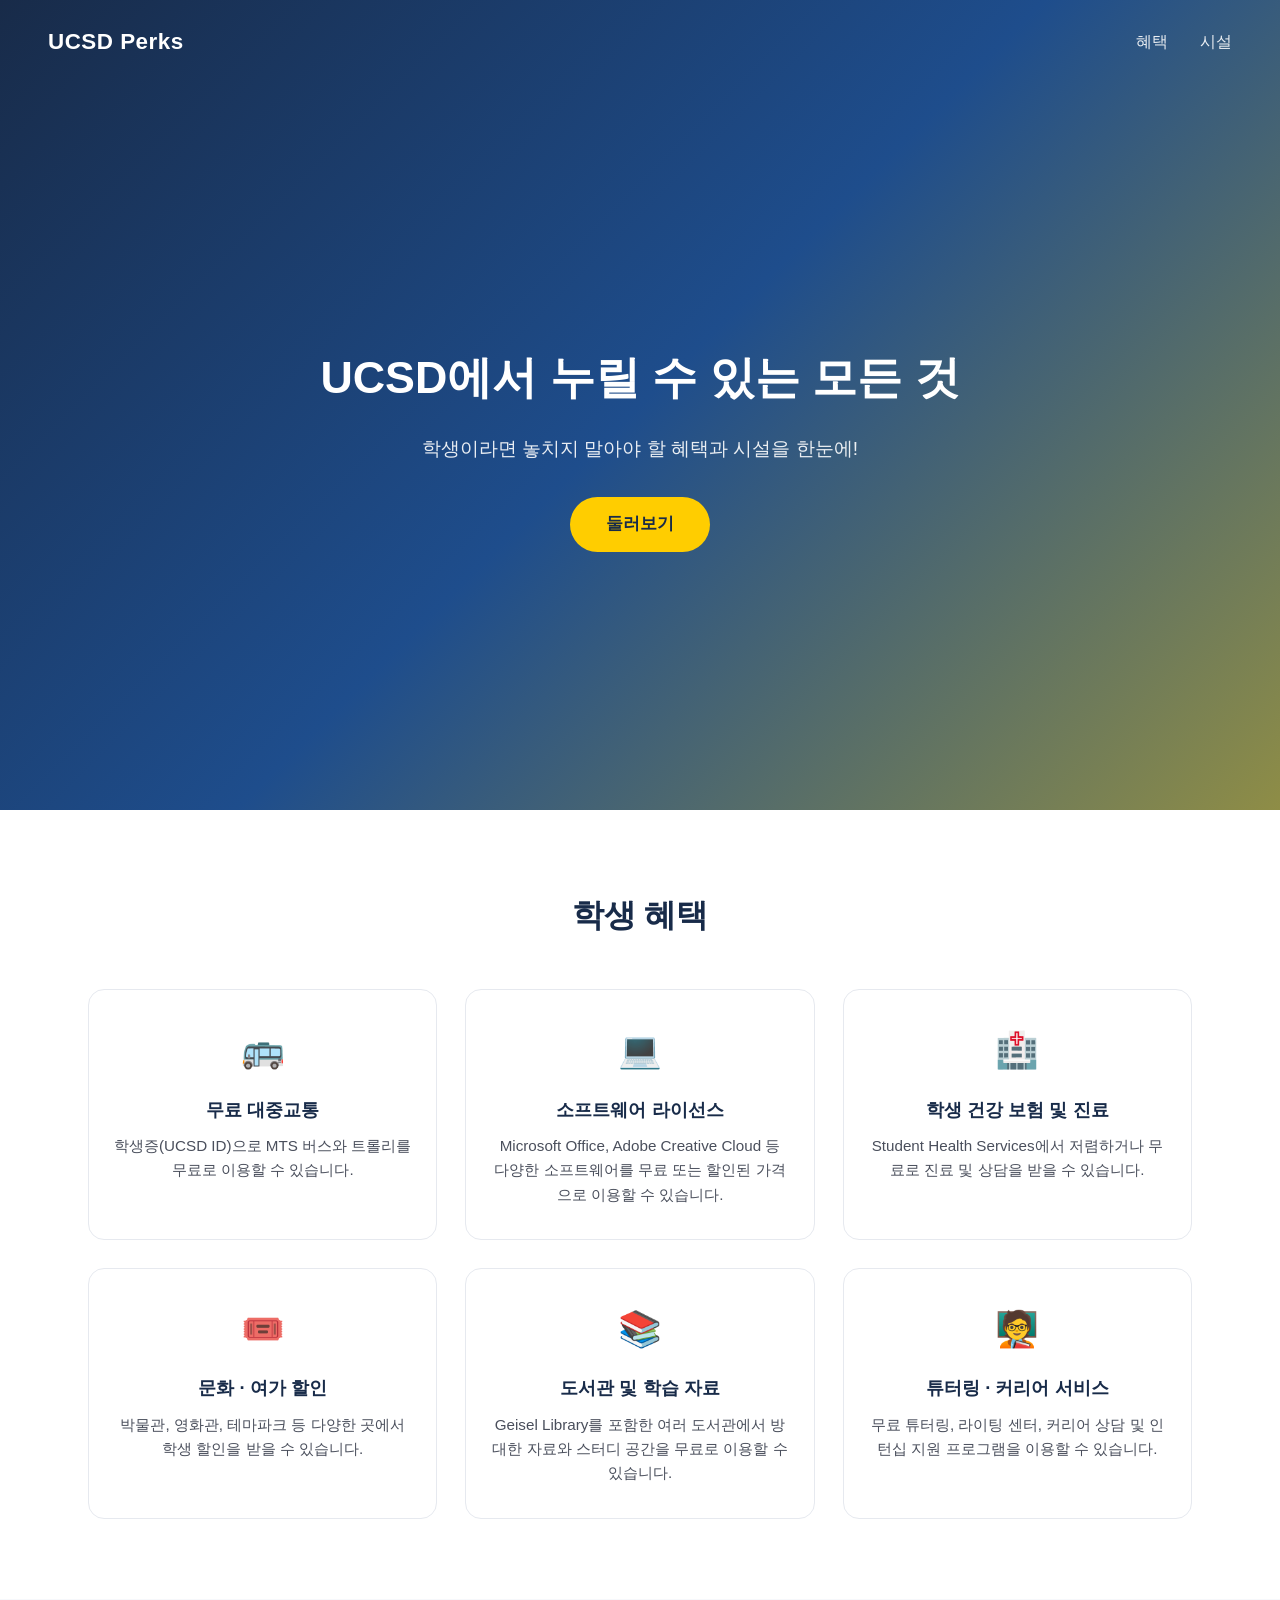
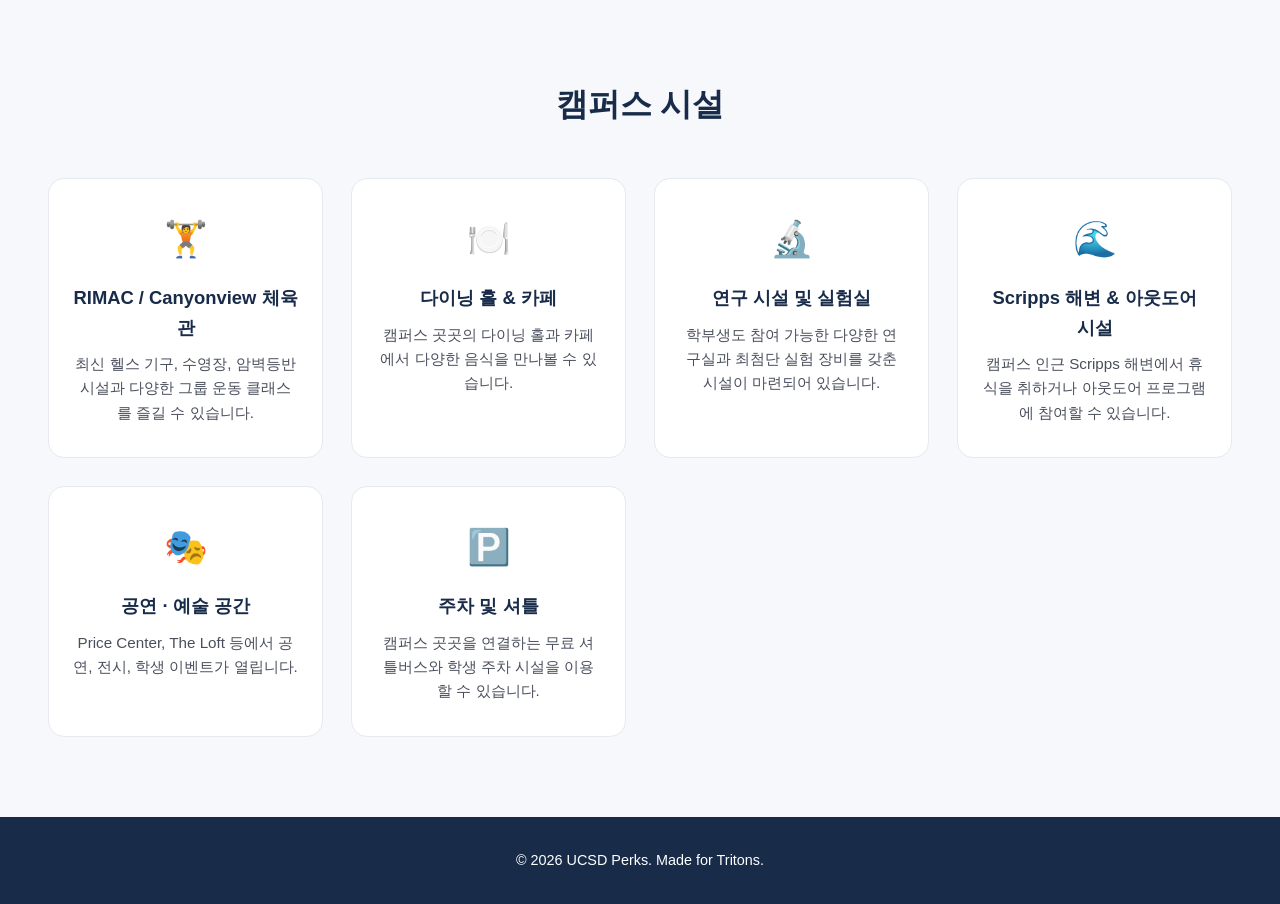
<file: index.html>
<!DOCTYPE html>
<html lang="ko">
<head>
<meta charset="UTF-8">
<meta name="viewport" content="width=device-width, initial-scale=1.0">
<title>UCSD Perks</title>
<link rel="stylesheet" href="style.css">
</head>
<body>

<header class="hero">
  <nav class="navbar">
    <div class="logo">UCSD Perks</div>
    <ul class="nav-links">
      <li><a href="#benefits">혜택</a></li>
      <li><a href="#facilities">시설</a></li>
    </ul>
  </nav>
  <div class="hero-content">
    <h1>UCSD에서 누릴 수 있는 모든 것</h1>
    <p>학생이라면 놓치지 말아야 할 혜택과 시설을 한눈에! </p>
    <a href="#benefits" class="cta-button">둘러보기</a>
  </div>
</header>

<main>
  <section id="benefits" class="section">
    <h2>학생 혜택</h2>
    <div class="card-grid">
      <div class="card" data-id="transit" tabindex="0" role="button" aria-haspopup="dialog">
        <div class="card-icon">🚌</div>
        <h3>무료 대중교통</h3>
        <p>학생증(UCSD ID)으로 MTS 버스와 트롤리를 무료로 이용할 수 있습니다.</p>
      </div>
      <div class="card" data-id="software" tabindex="0" role="button" aria-haspopup="dialog">
        <div class="card-icon">💻</div>
        <h3>소프트웨어 라이선스</h3>
        <p>Microsoft Office, Adobe Creative Cloud 등 다양한 소프트웨어를 무료 또는 할인된 가격으로 이용할 수 있습니다.</p>
      </div>
      <div class="card" data-id="health" tabindex="0" role="button" aria-haspopup="dialog">
        <div class="card-icon">🏥</div>
        <h3>학생 건강 보험 및 진료</h3>
        <p>Student Health Services에서 저렴하거나 무료로 진료 및 상담을 받을 수 있습니다.</p>
      </div>
      <div class="card" data-id="discounts" tabindex="0" role="button" aria-haspopup="dialog">
        <div class="card-icon">🎟️</div>
        <h3>문화 · 여가 할인</h3>
        <p>박물관, 영화관, 테마파크 등 다양한 곳에서 학생 할인을 받을 수 있습니다.</p>
      </div>
      <div class="card" data-id="library" tabindex="0" role="button" aria-haspopup="dialog">
        <div class="card-icon">📚</div>
        <h3>도서관 및 학습 자료</h3>
        <p>Geisel Library를 포함한 여러 도서관에서 방대한 자료와 스터디 공간을 무료로 이용할 수 있습니다.</p>
      </div>
      <div class="card" data-id="tutoring" tabindex="0" role="button" aria-haspopup="dialog">
        <div class="card-icon">🧑‍🏫</div>
        <h3>튜터링 · 커리어 서비스</h3>
        <p>무료 튜터링, 라이팅 센터, 커리어 상담 및 인턴십 지원 프로그램을 이용할 수 있습니다.</p>
      </div>
    </div>
  </section>

  <section id="facilities" class="section alt">
    <h2>캠퍼스 시설</h2>
    <div class="card-grid">
      <div class="card" data-id="gym" tabindex="0" role="button" aria-haspopup="dialog">
        <div class="card-icon">🏋️</div>
        <h3>RIMAC / Canyonview 체육관</h3>
        <p>최신 헬스 기구, 수영장, 암벽등반 시설과 다양한 그룹 운동 클래스를 즐길 수 있습니다.</p>
      </div>
      <div class="card" data-id="dining" tabindex="0" role="button" aria-haspopup="dialog">
        <div class="card-icon">🍽️</div>
        <h3>다이닝 홀 & 카페</h3>
        <p>캠퍼스 곳곳의 다이닝 홀과 카페에서 다양한 음식을 만나볼 수 있습니다.</p>
      </div>
      <div class="card" data-id="research" tabindex="0" role="button" aria-haspopup="dialog">
        <div class="card-icon">🔬</div>
        <h3>연구 시설 및 실험실</h3>
        <p>학부생도 참여 가능한 다양한 연구실과 최첨단 실험 장비를 갖춘 시설이 마련되어 있습니다.</p>
      </div>
      <div class="card" data-id="beach" tabindex="0" role="button" aria-haspopup="dialog">
        <div class="card-icon">🌊</div>
        <h3>Scripps 해변 & 아웃도어 시설</h3>
        <p>캠퍼스 인근 Scripps 해변에서 휴식을 취하거나 아웃도어 프로그램에 참여할 수 있습니다.</p>
      </div>
      <div class="card" data-id="arts" tabindex="0" role="button" aria-haspopup="dialog">
        <div class="card-icon">🎭</div>
        <h3>공연 · 예술 공간</h3>
        <p>Price Center, The Loft 등에서 공연, 전시, 학생 이벤트가 열립니다.</p>
      </div>
      <div class="card" data-id="parking" tabindex="0" role="button" aria-haspopup="dialog">
        <div class="card-icon">🅿️</div>
        <h3>주차 및 셔틀</h3>
        <p>캠퍼스 곳곳을 연결하는 무료 셔틀버스와 학생 주차 시설을 이용할 수 있습니다.</p>
      </div>
    </div>
  </section>
</main>

<footer class="footer">
  <p>&copy; 2026 UCSD Perks. Made for Tritons.</p>
</footer>

<div id="detail-modal" class="modal-overlay" hidden>
  <div class="modal-box" role="dialog" aria-modal="true" aria-labelledby="modal-title">
    <button class="modal-close" aria-label="닫기">&times;</button>
    <div class="modal-icon"></div>
    <h3 class="modal-title" id="modal-title"></h3>
    <p class="modal-detail"></p>
  </div>
</div>

<script src="script.js"></script>
</body>
</html>
</file>
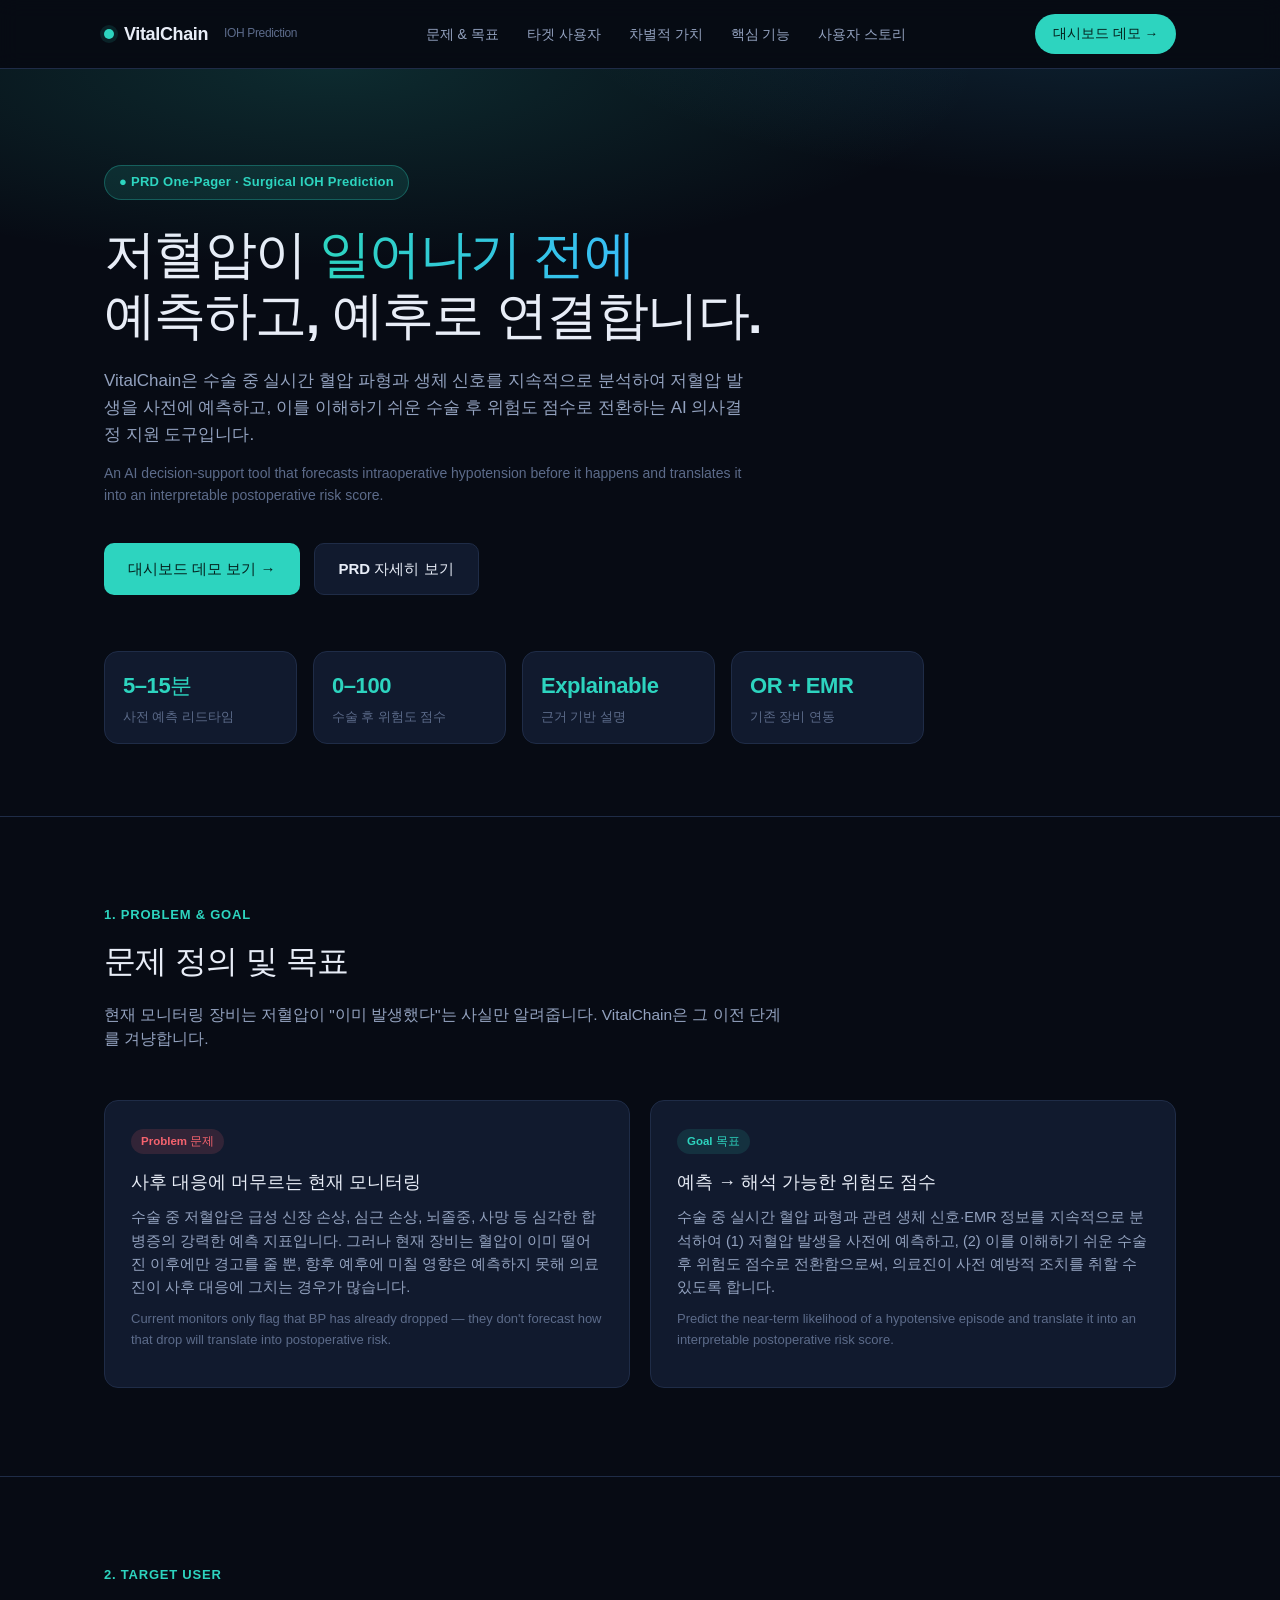
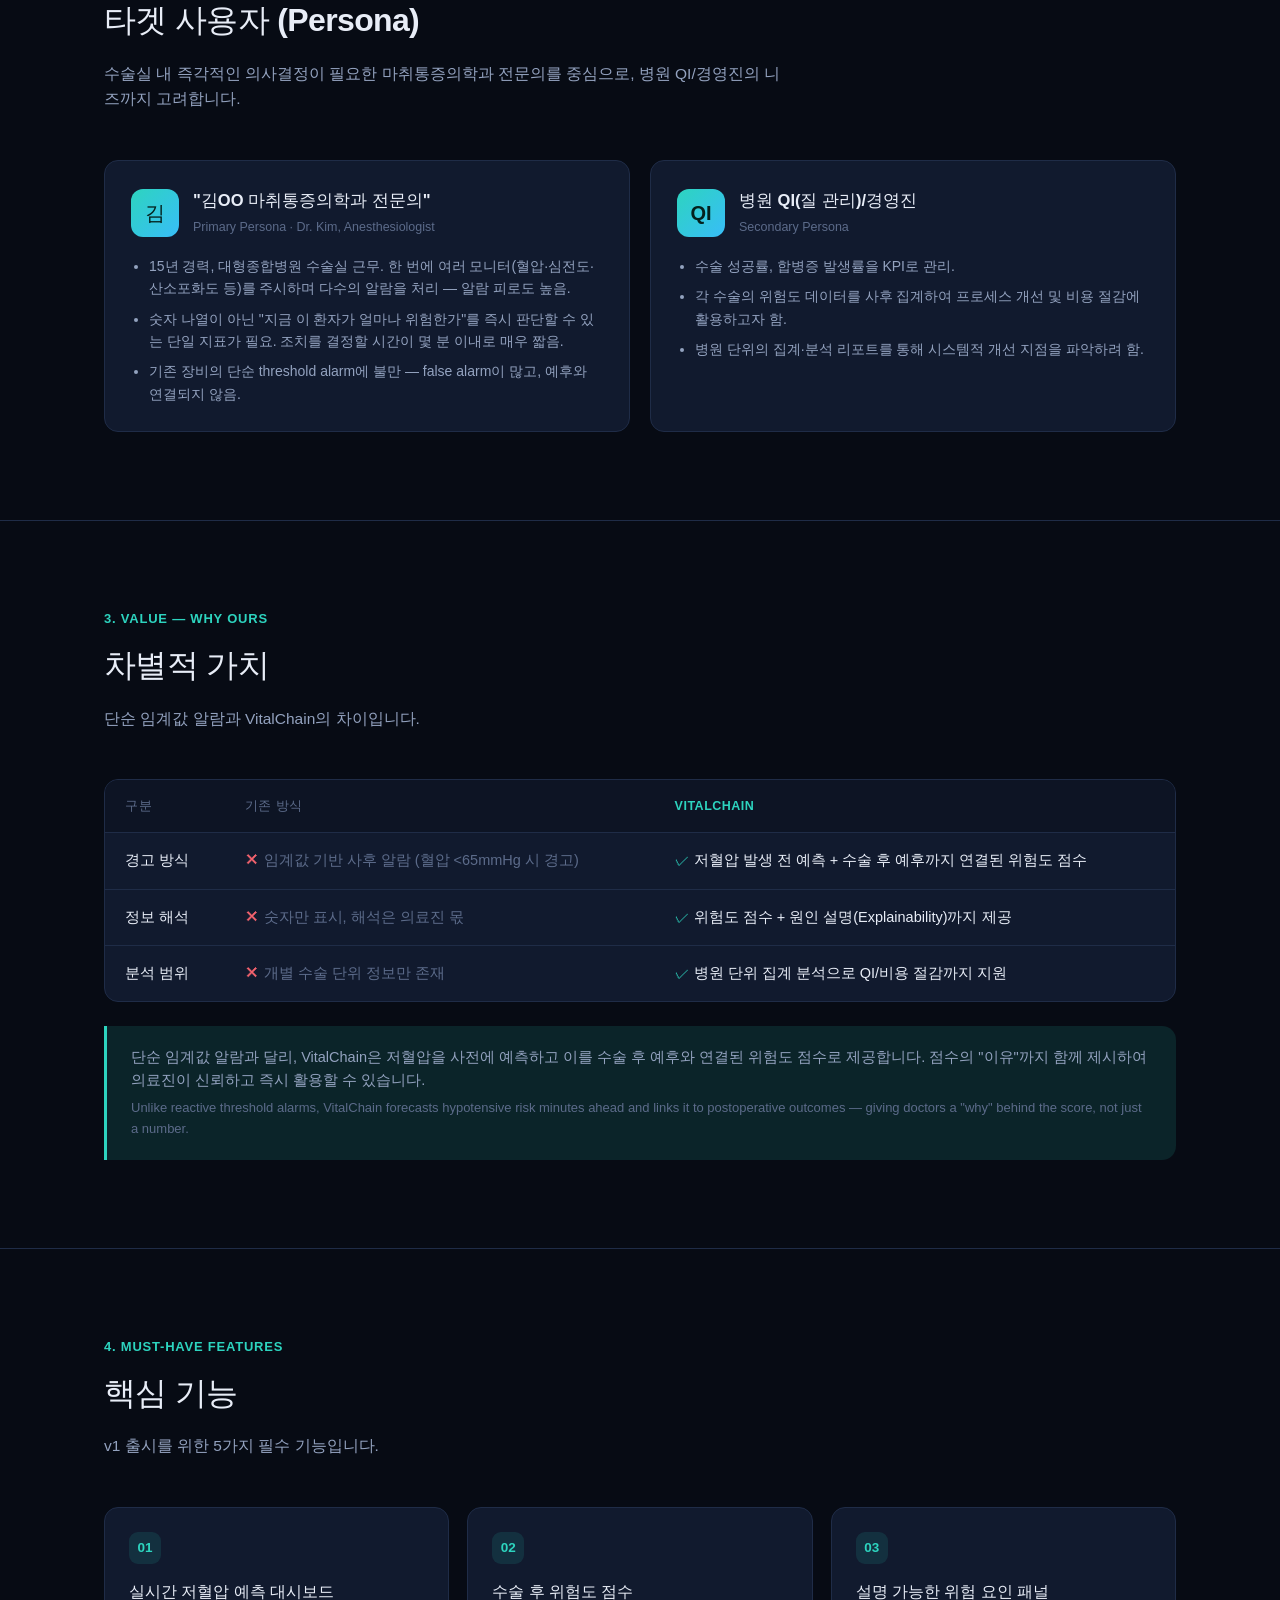
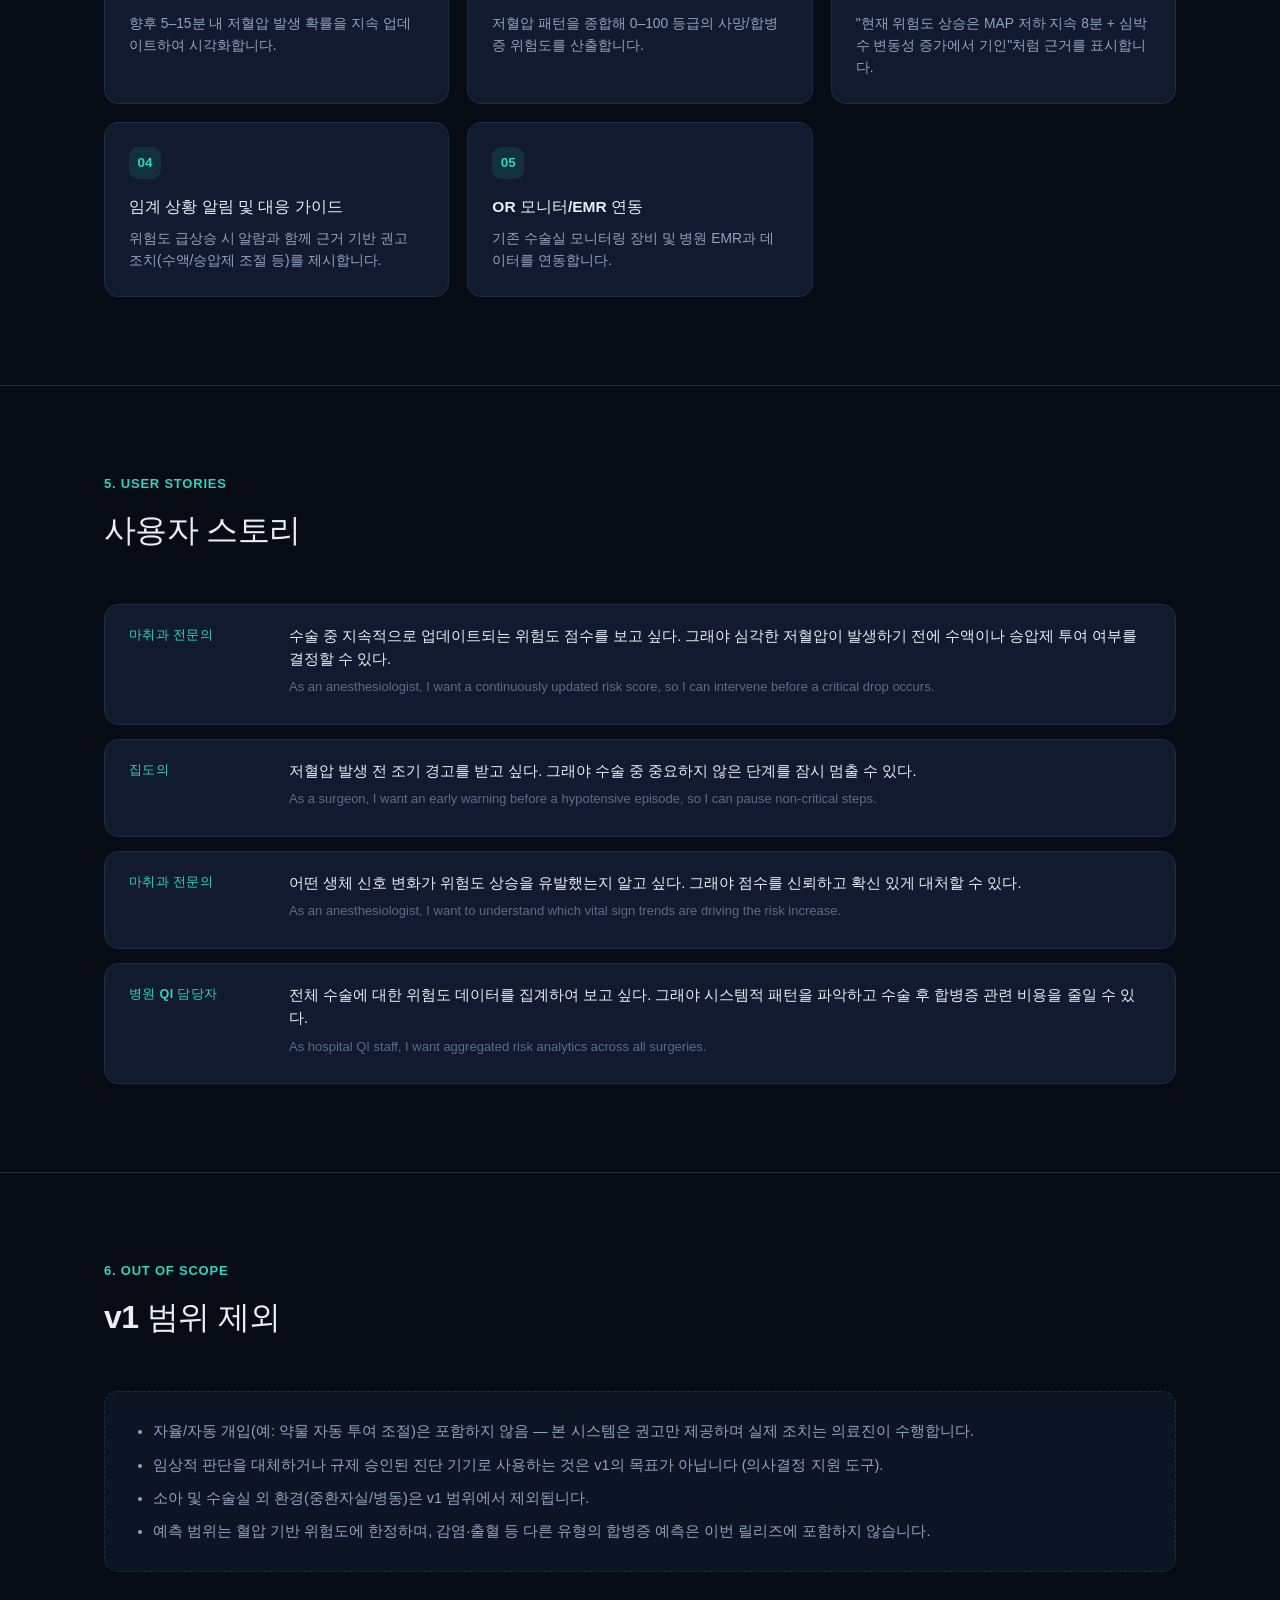
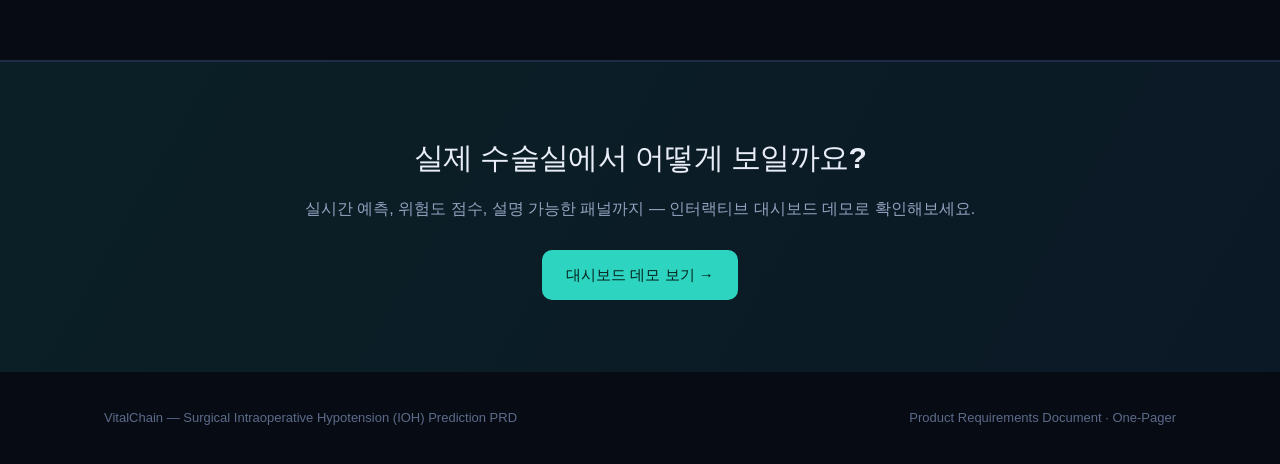
<file: vitalchain-web/index.html>
<!doctype html>
<html lang="ko">
<head>
<meta charset="UTF-8" />
<meta name="viewport" content="width=device-width, initial-scale=1.0" />
<title>VitalChain — 수술 중 저혈압 예측 AI</title>
<link rel="stylesheet" href="styles.css" />
</head>
<body>

<nav class="nav">
  <div class="wrap">
    <div class="brand"><span class="dot"></span>VitalChain<small>IOH Prediction</small></div>
    <div class="nav-links">
      <a href="#problem">문제 &amp; 목표</a>
      <a href="#persona">타겟 사용자</a>
      <a href="#value">차별적 가치</a>
      <a href="#features">핵심 기능</a>
      <a href="#stories">사용자 스토리</a>
    </div>
    <a class="nav-cta" href="dashboard.html">대시보드 데모 →</a>
  </div>
</nav>

<header class="hero">
  <div class="wrap">
    <span class="eyebrow">● PRD One-Pager · Surgical IOH Prediction</span>
    <h1 class="hero-title">저혈압이 <span class="grad">일어나기 전에</span><br />예측하고, 예후로 연결합니다.</h1>
    <p class="hero-sub">
      VitalChain은 수술 중 실시간 혈압 파형과 생체 신호를 지속적으로 분석하여 저혈압 발생을 사전에 예측하고,
      이를 이해하기 쉬운 수술 후 위험도 점수로 전환하는 AI 의사결정 지원 도구입니다.
    </p>
    <p class="hero-sub-en">
      An AI decision-support tool that forecasts intraoperative hypotension before it happens and translates it into an interpretable postoperative risk score.
    </p>
    <div class="hero-actions">
      <a class="btn-primary" href="dashboard.html">대시보드 데모 보기 →</a>
      <a class="btn-secondary" href="#problem">PRD 자세히 보기</a>
    </div>

    <div class="hero-stats">
      <div class="hero-stat"><div class="num">5–15분</div><div class="label">사전 예측 리드타임</div></div>
      <div class="hero-stat"><div class="num">0–100</div><div class="label">수술 후 위험도 점수</div></div>
      <div class="hero-stat"><div class="num">Explainable</div><div class="label">근거 기반 설명</div></div>
      <div class="hero-stat"><div class="num">OR + EMR</div><div class="label">기존 장비 연동</div></div>
    </div>
  </div>
</header>

<section id="problem">
  <div class="wrap">
    <div class="section-head">
      <div class="kicker">1. Problem &amp; Goal</div>
      <h2 class="section-title">문제 정의 및 목표</h2>
      <p class="section-desc">현재 모니터링 장비는 저혈압이 "이미 발생했다"는 사실만 알려줍니다. VitalChain은 그 이전 단계를 겨냥합니다.</p>
    </div>
    <div class="pg-grid">
      <div class="pg-card problem">
        <span class="tag">Problem 문제</span>
        <h3>사후 대응에 머무르는 현재 모니터링</h3>
        <p>수술 중 저혈압은 급성 신장 손상, 심근 손상, 뇌졸중, 사망 등 심각한 합병증의 강력한 예측 지표입니다. 그러나 현재 장비는 혈압이 이미 떨어진 이후에만 경고를 줄 뿐, 향후 예후에 미칠 영향은 예측하지 못해 의료진이 사후 대응에 그치는 경우가 많습니다.</p>
        <p class="en">Current monitors only flag that BP has already dropped — they don't forecast how that drop will translate into postoperative risk.</p>
      </div>
      <div class="pg-card goal">
        <span class="tag">Goal 목표</span>
        <h3>예측 → 해석 가능한 위험도 점수</h3>
        <p>수술 중 실시간 혈압 파형과 관련 생체 신호·EMR 정보를 지속적으로 분석하여 (1) 저혈압 발생을 사전에 예측하고, (2) 이를 이해하기 쉬운 수술 후 위험도 점수로 전환함으로써, 의료진이 사전 예방적 조치를 취할 수 있도록 합니다.</p>
        <p class="en">Predict the near-term likelihood of a hypotensive episode and translate it into an interpretable postoperative risk score.</p>
      </div>
    </div>
  </div>
</section>

<section id="persona">
  <div class="wrap">
    <div class="section-head">
      <div class="kicker">2. Target User</div>
      <h2 class="section-title">타겟 사용자 (Persona)</h2>
      <p class="section-desc">수술실 내 즉각적인 의사결정이 필요한 마취통증의학과 전문의를 중심으로, 병원 QI/경영진의 니즈까지 고려합니다.</p>
    </div>
    <div class="persona-grid">
      <div class="persona-card">
        <div class="persona-head">
          <div class="persona-avatar">김</div>
          <div><h3>"김OO 마취통증의학과 전문의"</h3><span>Primary Persona · Dr. Kim, Anesthesiologist</span></div>
        </div>
        <ul>
          <li>15년 경력, 대형종합병원 수술실 근무. 한 번에 여러 모니터(혈압·심전도·산소포화도 등)를 주시하며 다수의 알람을 처리 — 알람 피로도 높음.</li>
          <li>숫자 나열이 아닌 "지금 이 환자가 얼마나 위험한가"를 즉시 판단할 수 있는 단일 지표가 필요. 조치를 결정할 시간이 몇 분 이내로 매우 짧음.</li>
          <li>기존 장비의 단순 threshold alarm에 불만 — false alarm이 많고, 예후와 연결되지 않음.</li>
        </ul>
      </div>
      <div class="persona-card">
        <div class="persona-head">
          <div class="persona-avatar">QI</div>
          <div><h3>병원 QI(질 관리)/경영진</h3><span>Secondary Persona</span></div>
        </div>
        <ul>
          <li>수술 성공률, 합병증 발생률을 KPI로 관리.</li>
          <li>각 수술의 위험도 데이터를 사후 집계하여 프로세스 개선 및 비용 절감에 활용하고자 함.</li>
          <li>병원 단위의 집계·분석 리포트를 통해 시스템적 개선 지점을 파악하려 함.</li>
        </ul>
      </div>
    </div>
  </div>
</section>

<section id="value">
  <div class="wrap">
    <div class="section-head">
      <div class="kicker">3. Value — Why Ours</div>
      <h2 class="section-title">차별적 가치</h2>
      <p class="section-desc">단순 임계값 알람과 VitalChain의 차이입니다.</p>
    </div>
    <table class="compare-table">
      <thead>
        <tr><th>구분</th><th>기존 방식</th><th class="vc-col">VitalChain</th></tr>
      </thead>
      <tbody>
        <tr>
          <td>경고 방식</td>
          <td class="old">임계값 기반 사후 알람 (혈압 &lt;65mmHg 시 경고)</td>
          <td class="new">저혈압 발생 전 예측 + 수술 후 예후까지 연결된 위험도 점수</td>
        </tr>
        <tr>
          <td>정보 해석</td>
          <td class="old">숫자만 표시, 해석은 의료진 몫</td>
          <td class="new">위험도 점수 + 원인 설명(Explainability)까지 제공</td>
        </tr>
        <tr>
          <td>분석 범위</td>
          <td class="old">개별 수술 단위 정보만 존재</td>
          <td class="new">병원 단위 집계 분석으로 QI/비용 절감까지 지원</td>
        </tr>
      </tbody>
    </table>
    <div class="value-quote">
      <p>단순 임계값 알람과 달리, VitalChain은 저혈압을 사전에 예측하고 이를 수술 후 예후와 연결된 위험도 점수로 제공합니다. 점수의 "이유"까지 함께 제시하여 의료진이 신뢰하고 즉시 활용할 수 있습니다.</p>
      <p>Unlike reactive threshold alarms, VitalChain forecasts hypotensive risk minutes ahead and links it to postoperative outcomes — giving doctors a "why" behind the score, not just a number.</p>
    </div>
  </div>
</section>

<section id="features">
  <div class="wrap">
    <div class="section-head">
      <div class="kicker">4. Must-Have Features</div>
      <h2 class="section-title">핵심 기능</h2>
      <p class="section-desc">v1 출시를 위한 5가지 필수 기능입니다.</p>
    </div>
    <div class="feature-grid">
      <div class="feature-card">
        <div class="feature-num">01</div>
        <h3>실시간 저혈압 예측 대시보드</h3>
        <p>향후 5–15분 내 저혈압 발생 확률을 지속 업데이트하여 시각화합니다.</p>
      </div>
      <div class="feature-card">
        <div class="feature-num">02</div>
        <h3>수술 후 위험도 점수</h3>
        <p>저혈압 패턴을 종합해 0–100 등급의 사망/합병증 위험도를 산출합니다.</p>
      </div>
      <div class="feature-card">
        <div class="feature-num">03</div>
        <h3>설명 가능한 위험 요인 패널</h3>
        <p>"현재 위험도 상승은 MAP 저하 지속 8분 + 심박수 변동성 증가에서 기인"처럼 근거를 표시합니다.</p>
      </div>
      <div class="feature-card">
        <div class="feature-num">04</div>
        <h3>임계 상황 알림 및 대응 가이드</h3>
        <p>위험도 급상승 시 알람과 함께 근거 기반 권고 조치(수액/승압제 조절 등)를 제시합니다.</p>
      </div>
      <div class="feature-card">
        <div class="feature-num">05</div>
        <h3>OR 모니터/EMR 연동</h3>
        <p>기존 수술실 모니터링 장비 및 병원 EMR과 데이터를 연동합니다.</p>
      </div>
    </div>
  </div>
</section>

<section id="stories">
  <div class="wrap">
    <div class="section-head">
      <div class="kicker">5. User Stories</div>
      <h2 class="section-title">사용자 스토리</h2>
    </div>
    <div class="story-list">
      <div class="story-item">
        <div class="story-role">마취과 전문의</div>
        <div>
          <p>수술 중 지속적으로 업데이트되는 위험도 점수를 보고 싶다. 그래야 심각한 저혈압이 발생하기 전에 수액이나 승압제 투여 여부를 결정할 수 있다.</p>
          <p class="en">As an anesthesiologist, I want a continuously updated risk score, so I can intervene before a critical drop occurs.</p>
        </div>
      </div>
      <div class="story-item">
        <div class="story-role">집도의</div>
        <div>
          <p>저혈압 발생 전 조기 경고를 받고 싶다. 그래야 수술 중 중요하지 않은 단계를 잠시 멈출 수 있다.</p>
          <p class="en">As a surgeon, I want an early warning before a hypotensive episode, so I can pause non-critical steps.</p>
        </div>
      </div>
      <div class="story-item">
        <div class="story-role">마취과 전문의</div>
        <div>
          <p>어떤 생체 신호 변화가 위험도 상승을 유발했는지 알고 싶다. 그래야 점수를 신뢰하고 확신 있게 대처할 수 있다.</p>
          <p class="en">As an anesthesiologist, I want to understand which vital sign trends are driving the risk increase.</p>
        </div>
      </div>
      <div class="story-item">
        <div class="story-role">병원 QI 담당자</div>
        <div>
          <p>전체 수술에 대한 위험도 데이터를 집계하여 보고 싶다. 그래야 시스템적 패턴을 파악하고 수술 후 합병증 관련 비용을 줄일 수 있다.</p>
          <p class="en">As hospital QI staff, I want aggregated risk analytics across all surgeries.</p>
        </div>
      </div>
    </div>
  </div>
</section>

<section id="scope">
  <div class="wrap">
    <div class="section-head">
      <div class="kicker">6. Out of Scope</div>
      <h2 class="section-title">v1 범위 제외</h2>
    </div>
    <div class="scope-box">
      <ul>
        <li>자율/자동 개입(예: 약물 자동 투여 조절)은 포함하지 않음 — 본 시스템은 권고만 제공하며 실제 조치는 의료진이 수행합니다.</li>
        <li>임상적 판단을 대체하거나 규제 승인된 진단 기기로 사용하는 것은 v1의 목표가 아닙니다 (의사결정 지원 도구).</li>
        <li>소아 및 수술실 외 환경(중환자실/병동)은 v1 범위에서 제외됩니다.</li>
        <li>예측 범위는 혈압 기반 위험도에 한정하며, 감염·출혈 등 다른 유형의 합병증 예측은 이번 릴리즈에 포함하지 않습니다.</li>
      </ul>
    </div>
  </div>
</section>

<div class="cta-band">
  <div class="wrap">
    <h2>실제 수술실에서 어떻게 보일까요?</h2>
    <p>실시간 예측, 위험도 점수, 설명 가능한 패널까지 — 인터랙티브 대시보드 데모로 확인해보세요.</p>
    <a class="btn-primary" href="dashboard.html">대시보드 데모 보기 →</a>
  </div>
</div>

<footer>
  <div class="wrap">
    <div>VitalChain — Surgical Intraoperative Hypotension (IOH) Prediction PRD</div>
    <div>Product Requirements Document · One-Pager</div>
  </div>
</footer>

</body>
</html>
</file>
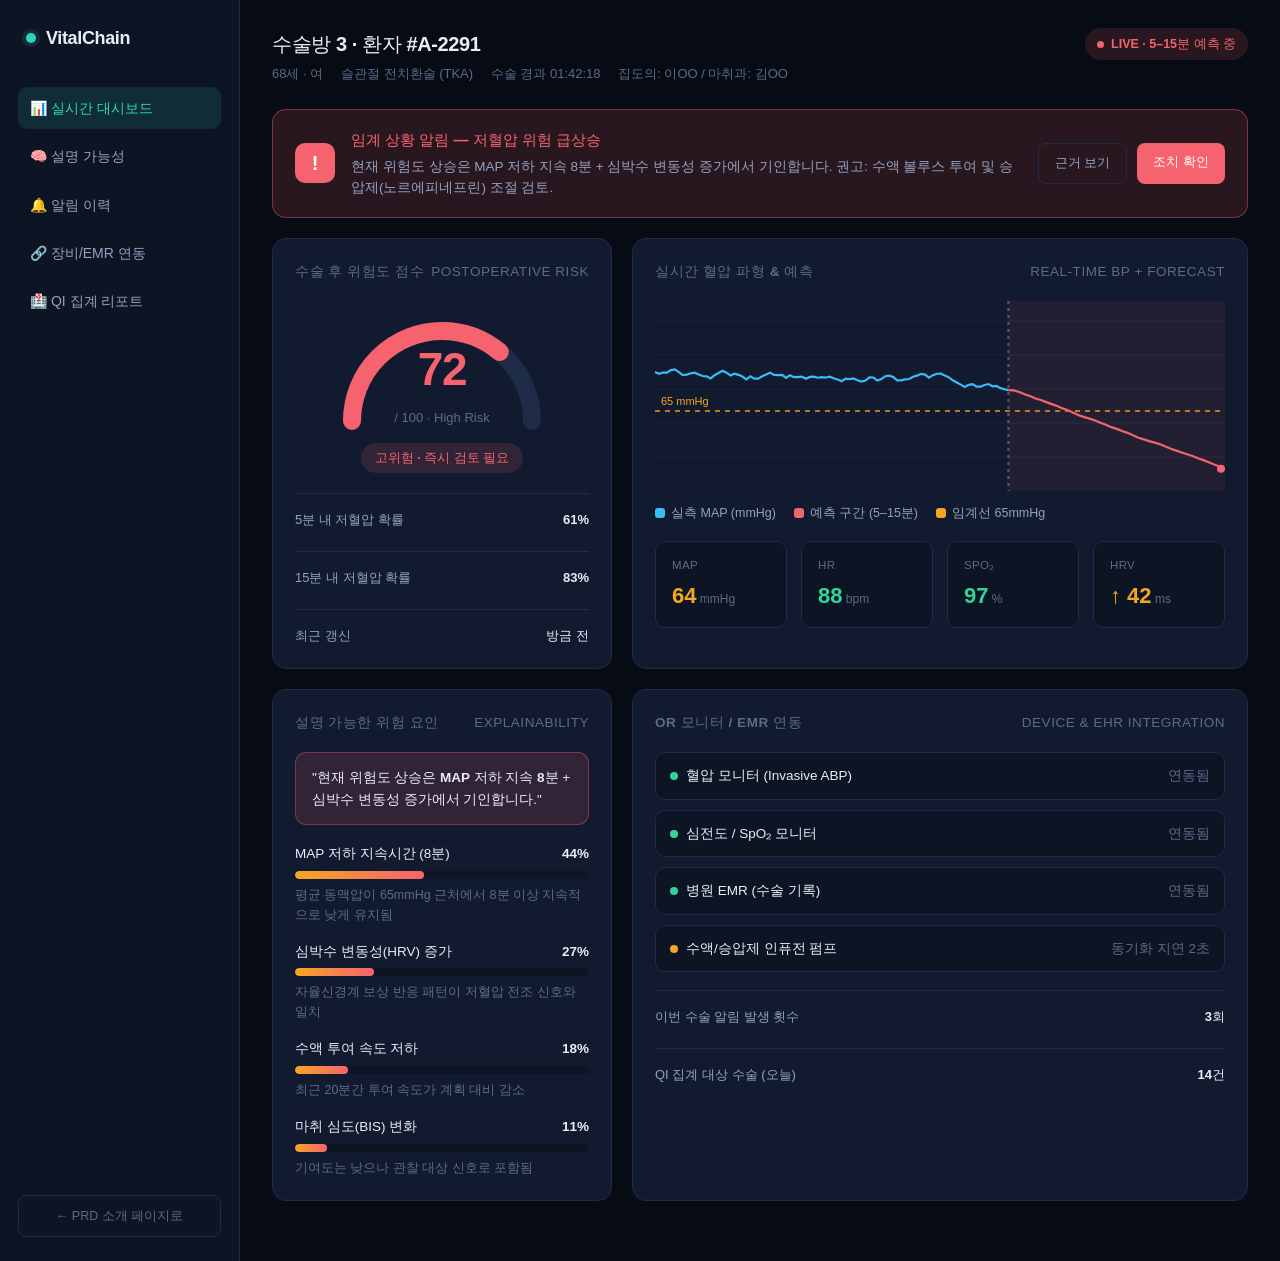
<file: vitalchain-web/dashboard.html>
<!doctype html>
<html lang="ko">
<head>
<meta charset="UTF-8" />
<meta name="viewport" content="width=device-width, initial-scale=1.0" />
<title>VitalChain — 실시간 저혈압 예측 대시보드</title>
<link rel="stylesheet" href="styles.css" />
</head>
<body>

<div class="dash-shell">
  <aside class="dash-sidebar">
    <div class="brand"><span class="dot"></span>VitalChain</div>
    <a class="dash-nav-item active">📊 실시간 대시보드</a>
    <a class="dash-nav-item">🧠 설명 가능성</a>
    <a class="dash-nav-item">🔔 알림 이력</a>
    <a class="dash-nav-item">🔗 장비/EMR 연동</a>
    <a class="dash-nav-item">🏥 QI 집계 리포트</a>
    <div class="spacer"></div>
    <a class="dash-back" href="index.html">← PRD 소개 페이지로</a>
  </aside>

  <main class="dash-main">
    <div class="dash-topbar">
      <div class="patient-info">
        <h1>수술방 3 · 환자 #A-2291</h1>
        <div class="meta">
          <span>68세 · 여</span>
          <span>슬관절 전치환술 (TKA)</span>
          <span>수술 경과 01:42:18</span>
          <span>집도의: 이OO / 마취과: 김OO</span>
        </div>
      </div>
      <div class="live-badge"><span class="blink"></span>LIVE · 5–15분 예측 중</div>
    </div>

    <div class="alert-banner" id="alertBanner">
      <div class="alert-icon">!</div>
      <div class="alert-body">
        <h3>임계 상황 알림 — 저혈압 위험 급상승</h3>
        <p>현재 위험도 상승은 MAP 저하 지속 8분 + 심박수 변동성 증가에서 기인합니다. 권고: 수액 볼루스 투여 및 승압제(노르에피네프린) 조절 검토.</p>
      </div>
      <div class="alert-actions">
        <a class="alert-btn ghost">근거 보기</a>
        <a class="alert-btn">조치 확인</a>
      </div>
    </div>

    <div class="dash-grid">
      <div class="panel gauge-card">
        <h2>수술 후 위험도 점수 <span style="font-weight:400;">Postoperative Risk</span></h2>
        <div class="gauge-wrap">
          <svg id="gaugeSvg" width="220" height="140" viewBox="0 0 220 140">
            <path d="M 20 120 A 90 90 0 0 1 200 120" fill="none" stroke="#1f2c47" stroke-width="18" stroke-linecap="round"/>
            <path id="gaugeArc" d="M 20 120 A 90 90 0 0 1 200 120" fill="none" stroke="#f5636e" stroke-width="18" stroke-linecap="round" stroke-dasharray="283" stroke-dashoffset="70"/>
          </svg>
          <div class="gauge-value" id="gaugeValue" style="color:var(--danger)">72</div>
          <div class="gauge-label">/ 100 · High Risk</div>
          <div class="gauge-tier" id="gaugeTier" style="background:var(--danger-soft); color:var(--danger);">고위험 · 즉시 검토 필요</div>
        </div>
        <div class="risk-row"><span>5분 내 저혈압 확률</span><b id="prob5">61%</b></div>
        <div class="risk-row"><span>15분 내 저혈압 확률</span><b id="prob15">83%</b></div>
        <div class="risk-row"><span>최근 갱신</span><b>방금 전</b></div>
      </div>

      <div class="panel wave-card">
        <h2>실시간 혈압 파형 &amp; 예측 <span style="font-weight:400;">Real-time BP + Forecast</span></h2>
        <canvas id="waveCanvas" width="720" height="190"></canvas>
        <div class="wave-legend">
          <div class="lg"><span class="sw" style="background:var(--blue)"></span>실측 MAP (mmHg)</div>
          <div class="lg"><span class="sw" style="background:var(--danger)"></span>예측 구간 (5–15분)</div>
          <div class="lg"><span class="sw" style="background:var(--warn)"></span>임계선 65mmHg</div>
        </div>
        <div class="vitals-row">
          <div class="vital-tile warn"><div class="v-label">MAP</div><div class="v-num">64<small> mmHg</small></div></div>
          <div class="vital-tile safe"><div class="v-label">HR</div><div class="v-num">88<small> bpm</small></div></div>
          <div class="vital-tile safe"><div class="v-label">SpO₂</div><div class="v-num">97<small> %</small></div></div>
          <div class="vital-tile warn"><div class="v-label">HRV</div><div class="v-num">↑ 42<small> ms</small></div></div>
        </div>
      </div>
    </div>

    <div class="dash-grid" style="margin-top:20px;">
      <div class="panel">
        <h2>설명 가능한 위험 요인 <span style="font-weight:400;">Explainability</span></h2>
        <div class="summary-box">
          "현재 위험도 상승은 <b>MAP 저하 지속 8분</b> + <b>심박수 변동성 증가</b>에서 기인합니다."
        </div>
        <div class="factor-item">
          <div class="factor-top"><span>MAP 저하 지속시간 (8분)</span><b>44%</b></div>
          <div class="factor-bar"><div class="factor-fill" style="width:44%"></div></div>
          <div class="factor-note">평균 동맥압이 65mmHg 근처에서 8분 이상 지속적으로 낮게 유지됨</div>
        </div>
        <div class="factor-item">
          <div class="factor-top"><span>심박수 변동성(HRV) 증가</span><b>27%</b></div>
          <div class="factor-bar"><div class="factor-fill" style="width:27%"></div></div>
          <div class="factor-note">자율신경계 보상 반응 패턴이 저혈압 전조 신호와 일치</div>
        </div>
        <div class="factor-item">
          <div class="factor-top"><span>수액 투여 속도 저하</span><b>18%</b></div>
          <div class="factor-bar"><div class="factor-fill" style="width:18%"></div></div>
          <div class="factor-note">최근 20분간 투여 속도가 계획 대비 감소</div>
        </div>
        <div class="factor-item">
          <div class="factor-top"><span>마취 심도(BIS) 변화</span><b>11%</b></div>
          <div class="factor-bar"><div class="factor-fill" style="width:11%"></div></div>
          <div class="factor-note">기여도는 낮으나 관찰 대상 신호로 포함됨</div>
        </div>
      </div>

      <div class="panel">
        <h2>OR 모니터 / EMR 연동 <span style="font-weight:400;">Device &amp; EHR Integration</span></h2>
        <div class="integration-list">
          <div class="integration-item"><span><span class="status-dot on"></span>혈압 모니터 (Invasive ABP)</span><span style="color:var(--text-faint)">연동됨</span></div>
          <div class="integration-item"><span><span class="status-dot on"></span>심전도 / SpO₂ 모니터</span><span style="color:var(--text-faint)">연동됨</span></div>
          <div class="integration-item"><span><span class="status-dot on"></span>병원 EMR (수술 기록)</span><span style="color:var(--text-faint)">연동됨</span></div>
          <div class="integration-item"><span><span class="status-dot warn"></span>수액/승압제 인퓨전 펌프</span><span style="color:var(--text-faint)">동기화 지연 2초</span></div>
        </div>
        <div class="risk-row" style="margin-top:18px;">
          <span>이번 수술 알림 발생 횟수</span><b>3회</b>
        </div>
        <div class="risk-row">
          <span>QI 집계 대상 수술 (오늘)</span><b>14건</b>
        </div>
      </div>
    </div>
  </main>
</div>

<script src="script.js"></script>
</body>
</html>
</file>
<file: style.css>
* {
  margin: 0;
  padding: 0;
  box-sizing: border-box;
}

body {
  font-family: "Segoe UI", "Apple SD Gothic Neo", sans-serif;
  color: #1a1a2e;
  line-height: 1.6;
}

.hero {
  background: linear-gradient(135deg, #182B49 0%, #1E4D8C 50%, #FFCD00 150%);
  color: #fff;
  min-height: 90vh;
  display: flex;
  flex-direction: column;
}

.navbar {
  display: flex;
  justify-content: space-between;
  align-items: center;
  padding: 24px 48px;
}

.logo {
  font-size: 1.4rem;
  font-weight: 700;
  letter-spacing: 0.5px;
}

.nav-links {
  display: flex;
  list-style: none;
  gap: 32px;
}

.nav-links a {
  color: #fff;
  text-decoration: none;
  font-weight: 500;
  opacity: 0.9;
  transition: opacity 0.2s;
}

.nav-links a:hover {
  opacity: 1;
  text-decoration: underline;
}

.hero-content {
  flex: 1;
  display: flex;
  flex-direction: column;
  align-items: center;
  justify-content: center;
  text-align: center;
  padding: 0 24px;
}

.hero-content h1 {
  font-size: 2.8rem;
  max-width: 800px;
  margin-bottom: 20px;
}

.hero-content p {
  font-size: 1.2rem;
  max-width: 600px;
  opacity: 0.9;
  margin-bottom: 32px;
}

.cta-button {
  background: #FFCD00;
  color: #182B49;
  padding: 14px 36px;
  border-radius: 30px;
  text-decoration: none;
  font-weight: 700;
  font-size: 1.05rem;
  transition: transform 0.2s, box-shadow 0.2s;
}

.cta-button:hover {
  transform: translateY(-2px);
  box-shadow: 0 8px 20px rgba(0, 0, 0, 0.2);
}

.section {
  padding: 80px 48px;
  max-width: 1200px;
  margin: 0 auto;
}

.section.alt {
  background: #f6f8fb;
  max-width: none;
}

.section.alt > * {
  max-width: 1200px;
  margin-left: auto;
  margin-right: auto;
}

.section h2 {
  font-size: 2rem;
  text-align: center;
  margin-bottom: 48px;
  color: #182B49;
}

.card-grid {
  display: grid;
  grid-template-columns: repeat(auto-fit, minmax(260px, 1fr));
  gap: 28px;
}

.card {
  background: #fff;
  border: 1px solid #e6e9ef;
  border-radius: 16px;
  padding: 32px 24px;
  text-align: center;
  transition: transform 0.2s, box-shadow 0.2s;
  cursor: pointer;
}

.card:hover,
.card:focus-visible {
  transform: translateY(-4px);
  box-shadow: 0 12px 24px rgba(24, 43, 73, 0.1);
  outline: none;
}

.card:focus-visible {
  border-color: #1E4D8C;
}

.card-icon {
  font-size: 2.2rem;
  margin-bottom: 16px;
}

.card h3 {
  font-size: 1.15rem;
  margin-bottom: 10px;
  color: #182B49;
}

.card p {
  font-size: 0.95rem;
  color: #4a4f5c;
}

.footer {
  text-align: center;
  padding: 32px;
  background: #182B49;
  color: #fff;
  font-size: 0.9rem;
}

.modal-overlay {
  position: fixed;
  inset: 0;
  background: rgba(24, 43, 73, 0.55);
  display: flex;
  align-items: center;
  justify-content: center;
  padding: 24px;
  z-index: 1000;
}

.modal-overlay[hidden] {
  display: none;
}

.modal-box {
  position: relative;
  background: #fff;
  border-radius: 20px;
  padding: 48px 36px 36px;
  max-width: 480px;
  width: 100%;
  text-align: center;
  box-shadow: 0 24px 60px rgba(0, 0, 0, 0.25);
  animation: modal-pop 0.18s ease-out;
}

@keyframes modal-pop {
  from {
    opacity: 0;
    transform: scale(0.96);
  }
  to {
    opacity: 1;
    transform: scale(1);
  }
}

.modal-close {
  position: absolute;
  top: 12px;
  right: 16px;
  background: none;
  border: none;
  font-size: 1.6rem;
  line-height: 1;
  color: #8a8f9c;
  cursor: pointer;
}

.modal-close:hover {
  color: #182B49;
}

.modal-icon {
  font-size: 2.6rem;
  margin-bottom: 16px;
}

.modal-title {
  font-size: 1.4rem;
  color: #182B49;
  margin-bottom: 16px;
}

.modal-detail {
  font-size: 1rem;
  color: #4a4f5c;
  text-align: left;
}

@media (max-width: 600px) {
  .navbar {
    padding: 20px 24px;
    flex-direction: column;
    gap: 12px;
  }

  .hero-content h1 {
    font-size: 2rem;
  }

  .section {
    padding: 56px 24px;
  }
}
</file>
<file: vitalchain-web/styles.css>
:root {
  --bg: #070b14;
  --bg-soft: #0d1424;
  --panel: #111a2e;
  --panel-border: #1f2c47;
  --text: #e8edf7;
  --text-dim: #93a2bf;
  --text-faint: #5c6b8a;
  --accent: #2dd4bf;
  --accent-soft: rgba(45, 212, 191, 0.12);
  --blue: #38bdf8;
  --danger: #f5636e;
  --danger-soft: rgba(245, 99, 110, 0.14);
  --warn: #f5a623;
  --warn-soft: rgba(245, 166, 35, 0.14);
  --safe: #34d399;
  --radius: 14px;
  --maxw: 1120px;
  font-synthesis: none;
}

* { box-sizing: border-box; }

html { scroll-behavior: smooth; }

body {
  margin: 0;
  background: var(--bg);
  color: var(--text);
  font-family: "Pretendard", "Apple SD Gothic Neo", "Malgun Gothic", -apple-system,
    BlinkMacSystemFont, "Segoe UI", Roboto, sans-serif;
  line-height: 1.6;
  -webkit-font-smoothing: antialiased;
}

a { color: inherit; text-decoration: none; }

.wrap {
  max-width: var(--maxw);
  margin: 0 auto;
  padding: 0 24px;
}

/* ---------- Nav ---------- */
.nav {
  position: sticky;
  top: 0;
  z-index: 50;
  background: rgba(7, 11, 20, 0.82);
  backdrop-filter: blur(10px);
  border-bottom: 1px solid var(--panel-border);
}
.nav .wrap {
  display: flex;
  align-items: center;
  justify-content: space-between;
  height: 68px;
}
.brand {
  display: flex;
  align-items: center;
  gap: 10px;
  font-weight: 700;
  font-size: 18px;
  letter-spacing: -0.02em;
}
.brand .dot {
  width: 10px;
  height: 10px;
  border-radius: 50%;
  background: var(--accent);
  box-shadow: 0 0 0 4px var(--accent-soft);
}
.brand small {
  color: var(--text-faint);
  font-weight: 500;
  font-size: 12px;
  margin-left: 6px;
}
.nav-links {
  display: flex;
  align-items: center;
  gap: 28px;
  font-size: 14px;
  color: var(--text-dim);
}
.nav-links a:hover { color: var(--text); }
.nav-cta {
  background: var(--accent);
  color: #04211d;
  padding: 9px 18px;
  border-radius: 999px;
  font-weight: 700;
  font-size: 13.5px;
}
.nav-cta:hover { filter: brightness(1.08); }

/* ---------- Hero ---------- */
.hero {
  position: relative;
  padding: 96px 0 72px;
  overflow: hidden;
  border-bottom: 1px solid var(--panel-border);
}
.hero::before {
  content: "";
  position: absolute;
  inset: -20% -10% auto -10%;
  height: 480px;
  background: radial-gradient(60% 60% at 30% 30%, rgba(45,212,191,0.16), transparent 70%),
              radial-gradient(50% 50% at 80% 20%, rgba(56,189,248,0.14), transparent 70%);
  pointer-events: none;
}
.eyebrow {
  display: inline-flex;
  align-items: center;
  gap: 8px;
  color: var(--accent);
  font-size: 13px;
  font-weight: 700;
  letter-spacing: 0.02em;
  background: var(--accent-soft);
  border: 1px solid rgba(45,212,191,0.3);
  padding: 6px 14px;
  border-radius: 999px;
  margin-bottom: 24px;
}
h1.hero-title {
  font-size: clamp(32px, 5vw, 52px);
  line-height: 1.18;
  letter-spacing: -0.03em;
  margin: 0 0 20px;
  max-width: 780px;
}
h1.hero-title .grad {
  background: linear-gradient(90deg, var(--accent), var(--blue));
  -webkit-background-clip: text;
  background-clip: text;
  color: transparent;
}
.hero-sub {
  font-size: 17px;
  color: var(--text-dim);
  max-width: 640px;
  margin-bottom: 8px;
}
.hero-sub-en {
  font-size: 14px;
  color: var(--text-faint);
  max-width: 640px;
  margin-bottom: 36px;
}
.hero-actions { display: flex; gap: 14px; flex-wrap: wrap; }
.btn-primary {
  background: var(--accent);
  color: #04211d;
  padding: 13px 24px;
  border-radius: 10px;
  font-weight: 700;
  font-size: 15px;
  display: inline-flex;
  align-items: center;
  gap: 8px;
}
.btn-primary:hover { filter: brightness(1.08); }
.btn-secondary {
  border: 1px solid var(--panel-border);
  color: var(--text);
  padding: 13px 24px;
  border-radius: 10px;
  font-weight: 600;
  font-size: 15px;
  background: var(--panel);
}
.btn-secondary:hover { border-color: var(--accent); }

.hero-stats {
  display: grid;
  grid-template-columns: repeat(4, 1fr);
  gap: 16px;
  margin-top: 56px;
  max-width: 820px;
}
.hero-stat {
  border: 1px solid var(--panel-border);
  border-radius: var(--radius);
  padding: 16px 18px;
  background: var(--panel);
}
.hero-stat .num {
  font-size: 22px;
  font-weight: 800;
  color: var(--accent);
  letter-spacing: -0.02em;
}
.hero-stat .label {
  font-size: 12.5px;
  color: var(--text-faint);
  margin-top: 4px;
}

/* ---------- Sections ---------- */
section { padding: 88px 0; border-bottom: 1px solid var(--panel-border); }
.section-head { max-width: 680px; margin-bottom: 48px; }
.kicker {
  color: var(--accent);
  font-size: 13px;
  font-weight: 700;
  letter-spacing: 0.06em;
  text-transform: uppercase;
  margin-bottom: 10px;
}
h2.section-title {
  font-size: clamp(24px, 3.4vw, 32px);
  letter-spacing: -0.02em;
  margin: 0 0 12px;
}
.section-desc { color: var(--text-dim); font-size: 15.5px; }

/* Problem/Goal */
.pg-grid {
  display: grid;
  grid-template-columns: 1fr 1fr;
  gap: 20px;
}
.pg-card {
  background: var(--panel);
  border: 1px solid var(--panel-border);
  border-radius: var(--radius);
  padding: 26px;
}
.pg-card .tag {
  display: inline-block;
  font-size: 11.5px;
  font-weight: 700;
  padding: 3px 10px;
  border-radius: 999px;
  margin-bottom: 14px;
}
.pg-card.problem .tag { background: var(--danger-soft); color: var(--danger); }
.pg-card.goal .tag { background: var(--accent-soft); color: var(--accent); }
.pg-card h3 { margin: 0 0 10px; font-size: 18px; }
.pg-card p { color: var(--text-dim); font-size: 14.5px; margin: 0 0 10px; }
.pg-card p.en { color: var(--text-faint); font-size: 13px; }

/* Personas */
.persona-grid { display: grid; grid-template-columns: 1fr 1fr; gap: 20px; }
.persona-card {
  background: var(--panel);
  border: 1px solid var(--panel-border);
  border-radius: var(--radius);
  padding: 26px;
}
.persona-head { display: flex; align-items: center; gap: 14px; margin-bottom: 16px; }
.persona-avatar {
  width: 48px; height: 48px; border-radius: 12px;
  display: flex; align-items: center; justify-content: center;
  font-size: 20px; font-weight: 800;
  background: linear-gradient(135deg, var(--accent), var(--blue));
  color: #04211d;
}
.persona-head h3 { margin: 0; font-size: 16.5px; }
.persona-head span { color: var(--text-faint); font-size: 12.5px; }
.persona-card ul { margin: 0; padding-left: 18px; color: var(--text-dim); font-size: 14px; }
.persona-card li { margin-bottom: 8px; }
.persona-card li:last-child { margin-bottom: 0; }

/* Value comparison */
.compare-table {
  width: 100%;
  border-collapse: separate;
  border-spacing: 0;
  background: var(--panel);
  border: 1px solid var(--panel-border);
  border-radius: var(--radius);
  overflow: hidden;
}
.compare-table th, .compare-table td {
  padding: 16px 20px;
  text-align: left;
  font-size: 14.5px;
  border-bottom: 1px solid var(--panel-border);
}
.compare-table th {
  background: var(--bg-soft);
  font-size: 12.5px;
  text-transform: uppercase;
  letter-spacing: 0.04em;
  color: var(--text-faint);
}
.compare-table th.vc-col { color: var(--accent); }
.compare-table tr:last-child td { border-bottom: none; }
.compare-table td.old { color: var(--text-faint); }
.compare-table td.old::before { content: "✕ "; color: var(--danger); }
.compare-table td.new { color: var(--text); }
.compare-table td.new::before { content: "✓ "; color: var(--accent); }
.value-quote {
  margin-top: 24px;
  padding: 20px 24px;
  border-left: 3px solid var(--accent);
  background: var(--accent-soft);
  border-radius: 0 var(--radius) var(--radius) 0;
  font-size: 14.5px;
  color: var(--text-dim);
}
.value-quote p { margin: 0 0 6px; }
.value-quote p:last-child { margin-bottom: 0; color: var(--text-faint); font-size: 13px; }

/* Features */
.feature-grid { display: grid; grid-template-columns: repeat(3, 1fr); gap: 18px; }
.feature-card {
  background: var(--panel);
  border: 1px solid var(--panel-border);
  border-radius: var(--radius);
  padding: 24px;
}
.feature-num {
  width: 32px; height: 32px;
  border-radius: 9px;
  background: var(--accent-soft);
  color: var(--accent);
  display: flex; align-items: center; justify-content: center;
  font-weight: 800; font-size: 13.5px;
  margin-bottom: 16px;
}
.feature-card h3 { font-size: 15.5px; margin: 0 0 8px; }
.feature-card p { color: var(--text-dim); font-size: 13.8px; margin: 0; }
.feature-card.wide { grid-column: span 1; }

/* User stories */
.story-list { display: flex; flex-direction: column; gap: 14px; }
.story-item {
  display: grid;
  grid-template-columns: 140px 1fr;
  gap: 20px;
  background: var(--panel);
  border: 1px solid var(--panel-border);
  border-radius: var(--radius);
  padding: 20px 24px;
  align-items: start;
}
.story-role {
  font-size: 12.5px;
  font-weight: 700;
  color: var(--accent);
  text-transform: uppercase;
  letter-spacing: 0.03em;
}
.story-item p { margin: 0 0 6px; font-size: 14.5px; color: var(--text); }
.story-item p.en { color: var(--text-faint); font-size: 13px; }

/* Out of scope */
.scope-box {
  background: var(--bg-soft);
  border: 1px dashed var(--panel-border);
  border-radius: var(--radius);
  padding: 28px;
}
.scope-box ul { margin: 0; padding-left: 20px; color: var(--text-dim); font-size: 14.5px; }
.scope-box li { margin-bottom: 10px; }
.scope-box li:last-child { margin-bottom: 0; }

/* CTA band */
.cta-band {
  background: linear-gradient(120deg, rgba(45,212,191,0.1), rgba(56,189,248,0.08));
  border-top: 1px solid var(--panel-border);
  padding: 72px 0;
  text-align: center;
}
.cta-band h2 { font-size: clamp(22px, 3vw, 30px); margin: 0 0 14px; letter-spacing: -0.02em; }
.cta-band p { color: var(--text-dim); margin: 0 0 28px; }

/* Footer */
footer { padding: 36px 0; }
footer .wrap {
  display: flex;
  justify-content: space-between;
  align-items: center;
  color: var(--text-faint);
  font-size: 13px;
  flex-wrap: wrap;
  gap: 12px;
}

@media (max-width: 860px) {
  .pg-grid, .persona-grid { grid-template-columns: 1fr; }
  .feature-grid { grid-template-columns: 1fr 1fr; }
  .hero-stats { grid-template-columns: 1fr 1fr; }
  .story-item { grid-template-columns: 1fr; }
  .nav-links { display: none; }
}
@media (max-width: 560px) {
  .feature-grid { grid-template-columns: 1fr; }
}

/* ================= Dashboard page ================= */
.dash-shell { display: grid; grid-template-columns: 240px 1fr; min-height: 100vh; }
.dash-sidebar {
  background: var(--bg-soft);
  border-right: 1px solid var(--panel-border);
  padding: 24px 18px;
  display: flex;
  flex-direction: column;
  gap: 6px;
}
.dash-sidebar .brand { margin-bottom: 28px; padding: 0 8px; }
.dash-nav-item {
  padding: 10px 12px;
  border-radius: 9px;
  font-size: 14px;
  color: var(--text-dim);
  display: flex;
  align-items: center;
  gap: 10px;
}
.dash-nav-item.active { background: var(--accent-soft); color: var(--accent); font-weight: 700; }
.dash-nav-item:hover:not(.active) { background: var(--panel); color: var(--text); }
.dash-sidebar .spacer { flex: 1; }
.dash-back {
  font-size: 12.5px;
  color: var(--text-faint);
  border: 1px solid var(--panel-border);
  border-radius: 9px;
  padding: 10px 12px;
  text-align: center;
}
.dash-back:hover { color: var(--text); border-color: var(--accent); }

.dash-main { padding: 28px 32px 60px; }
.dash-topbar {
  display: flex;
  justify-content: space-between;
  align-items: flex-start;
  margin-bottom: 24px;
  flex-wrap: wrap;
  gap: 16px;
}
.patient-info h1 { font-size: 20px; margin: 0 0 4px; letter-spacing: -0.02em; }
.patient-info .meta { color: var(--text-faint); font-size: 13px; }
.patient-info .meta span { margin-right: 14px; }
.live-badge {
  display: inline-flex; align-items: center; gap: 7px;
  background: var(--danger-soft); color: var(--danger);
  padding: 6px 12px; border-radius: 999px; font-size: 12.5px; font-weight: 700;
}
.live-badge .blink {
  width: 7px; height: 7px; border-radius: 50%; background: var(--danger);
  animation: blink 1.4s ease-in-out infinite;
}
@keyframes blink { 0%,100%{opacity:1;} 50%{opacity:.2;} }

.dash-grid {
  display: grid;
  grid-template-columns: 340px 1fr;
  gap: 20px;
}
.panel {
  background: var(--panel);
  border: 1px solid var(--panel-border);
  border-radius: var(--radius);
  padding: 22px;
}
.panel h2 {
  font-size: 13.5px;
  text-transform: uppercase;
  letter-spacing: 0.04em;
  color: var(--text-faint);
  margin: 0 0 18px;
  display: flex;
  align-items: center;
  justify-content: space-between;
}

/* Risk gauge */
.gauge-wrap { display: flex; flex-direction: column; align-items: center; }
.gauge-value { font-size: 46px; font-weight: 800; letter-spacing: -0.03em; margin-top: -108px; }
.gauge-label { font-size: 13px; color: var(--text-faint); margin-top: 2px; }
.gauge-tier {
  margin-top: 14px;
  font-size: 12.5px;
  font-weight: 700;
  padding: 5px 14px;
  border-radius: 999px;
}
.risk-row { display: flex; justify-content: space-between; margin-top: 20px; padding-top: 16px; border-top: 1px solid var(--panel-border); font-size: 13px; color: var(--text-dim); }
.risk-row b { color: var(--text); }

/* Waveform */
.wave-card canvas { width: 100%; height: 190px; display: block; }
.wave-legend { display: flex; gap: 18px; margin-top: 12px; font-size: 12.5px; color: var(--text-dim); }
.wave-legend .lg { display: flex; align-items: center; gap: 6px; }
.wave-legend .sw { width: 10px; height: 10px; border-radius: 3px; }

.vitals-row { display: grid; grid-template-columns: repeat(4, 1fr); gap: 14px; margin-top: 18px; }
.vital-tile {
  background: var(--bg-soft);
  border: 1px solid var(--panel-border);
  border-radius: 10px;
  padding: 14px 16px;
}
.vital-tile .v-label { font-size: 11.5px; color: var(--text-faint); text-transform: uppercase; letter-spacing: 0.03em; }
.vital-tile .v-num { font-size: 22px; font-weight: 800; margin-top: 4px; }
.vital-tile .v-num small { font-size: 12px; font-weight: 500; color: var(--text-faint); }
.vital-tile.warn .v-num { color: var(--warn); }
.vital-tile.danger .v-num { color: var(--danger); }
.vital-tile.safe .v-num { color: var(--safe); }

/* Explainability */
.factor-item { margin-bottom: 16px; }
.factor-item:last-child { margin-bottom: 0; }
.factor-top { display: flex; justify-content: space-between; font-size: 13.5px; margin-bottom: 6px; }
.factor-top b { font-weight: 700; }
.factor-bar { height: 8px; border-radius: 999px; background: var(--bg-soft); overflow: hidden; }
.factor-fill { height: 100%; border-radius: 999px; background: linear-gradient(90deg, var(--warn), var(--danger)); }
.factor-note { font-size: 12.5px; color: var(--text-faint); margin-top: 6px; }

.summary-box {
  background: var(--danger-soft);
  border: 1px solid rgba(245,99,110,0.35);
  border-radius: 11px;
  padding: 14px 16px;
  font-size: 13.5px;
  color: var(--text);
  margin-bottom: 18px;
}

/* Escalation alert */
.alert-banner {
  display: flex;
  align-items: center;
  gap: 16px;
  background: var(--danger-soft);
  border: 1px solid rgba(245,99,110,0.4);
  border-radius: var(--radius);
  padding: 18px 22px;
  margin-bottom: 20px;
}
.alert-icon {
  width: 40px; height: 40px; flex: none;
  border-radius: 10px;
  background: var(--danger);
  color: #fff;
  display: flex; align-items: center; justify-content: center;
  font-size: 20px; font-weight: 800;
}
.alert-body h3 { margin: 0 0 4px; font-size: 15px; color: var(--danger); }
.alert-body p { margin: 0; font-size: 13.5px; color: var(--text-dim); }
.alert-actions { margin-left: auto; display: flex; gap: 10px; flex: none; }
.alert-btn {
  font-size: 13px; font-weight: 700; padding: 9px 16px; border-radius: 8px;
  background: var(--danger); color: #fff;
}
.alert-btn.ghost { background: transparent; border: 1px solid var(--panel-border); color: var(--text-dim); }

/* Integration */
.integration-list { display: flex; flex-direction: column; gap: 10px; }
.integration-item {
  display: flex; align-items: center; justify-content: space-between;
  padding: 12px 14px;
  background: var(--bg-soft);
  border: 1px solid var(--panel-border);
  border-radius: 10px;
  font-size: 13.5px;
}
.status-dot { width: 8px; height: 8px; border-radius: 50%; margin-right: 8px; display: inline-block; }
.status-dot.on { background: var(--safe); }
.status-dot.warn { background: var(--warn); }

@media (max-width: 980px) {
  .dash-grid { grid-template-columns: 1fr; }
  .dash-shell { grid-template-columns: 1fr; }
  .dash-sidebar { display: none; }
  .vitals-row { grid-template-columns: 1fr 1fr; }
}
</file>
